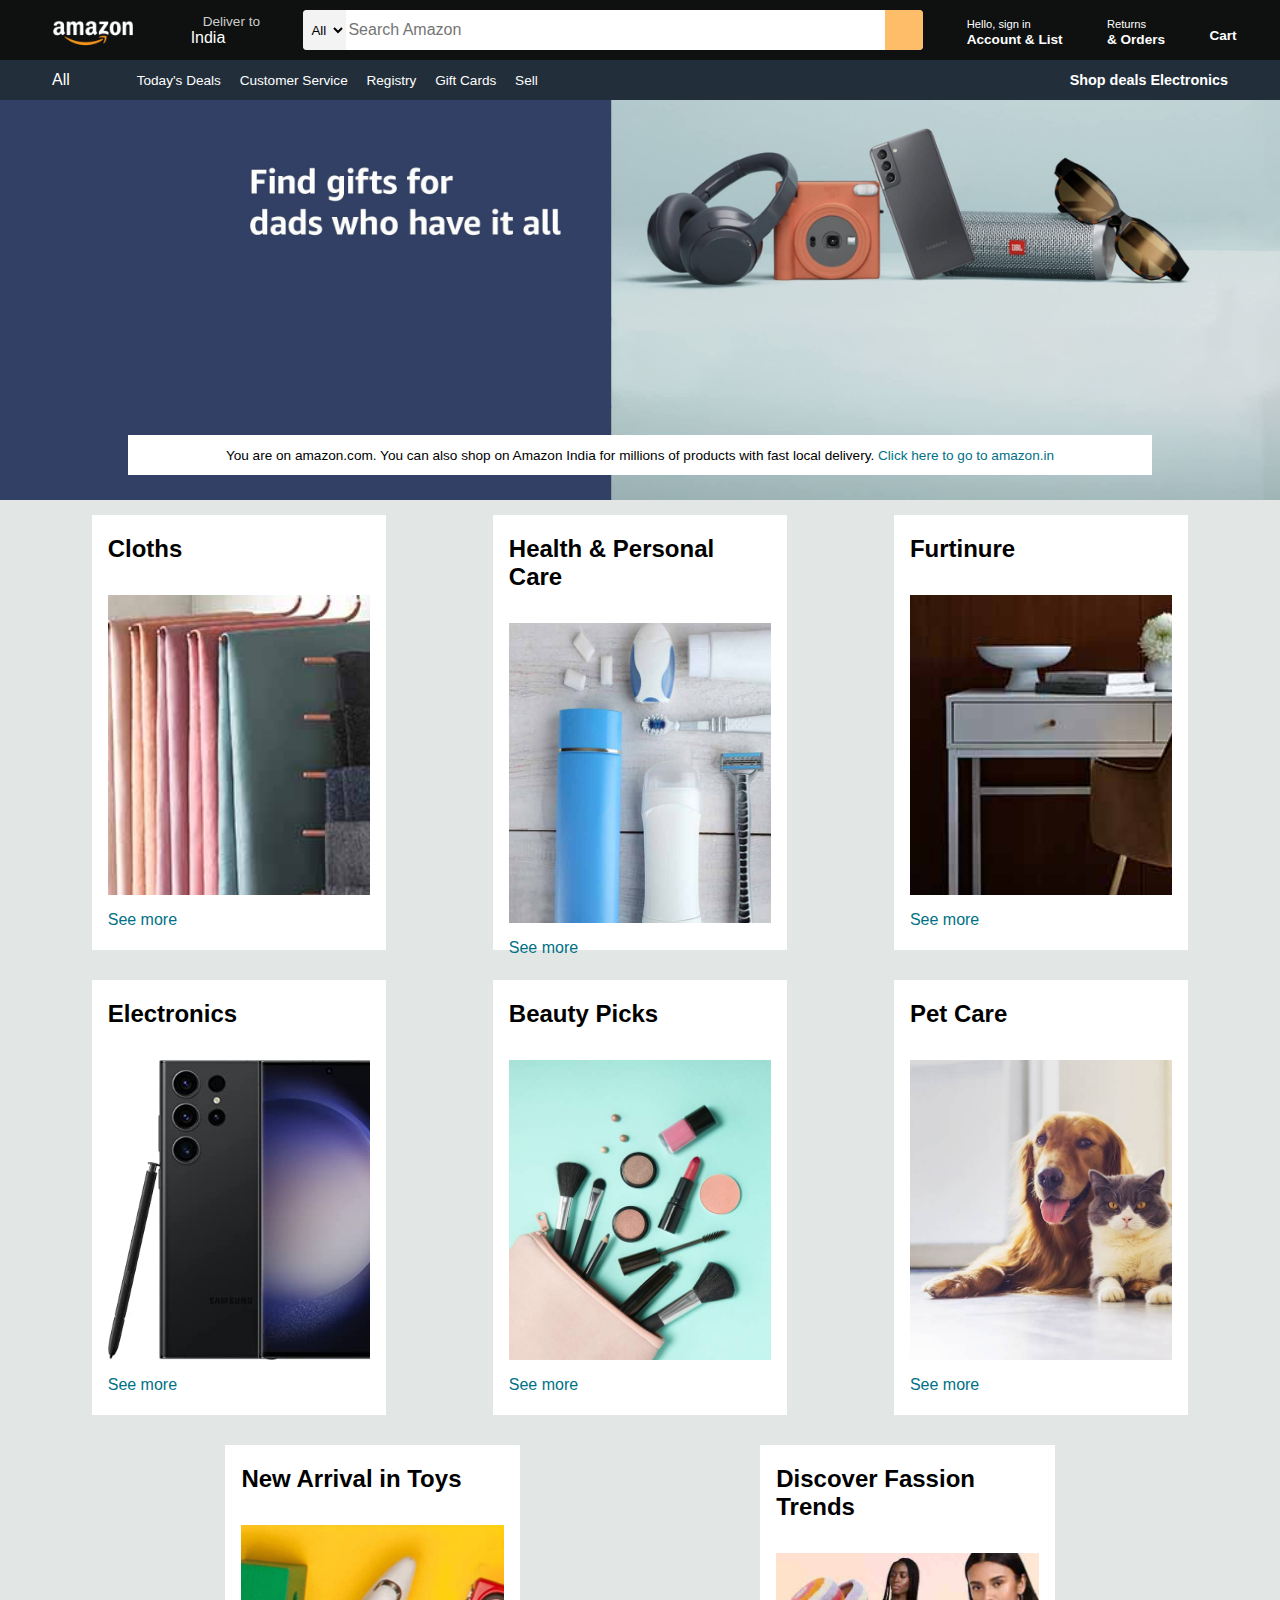
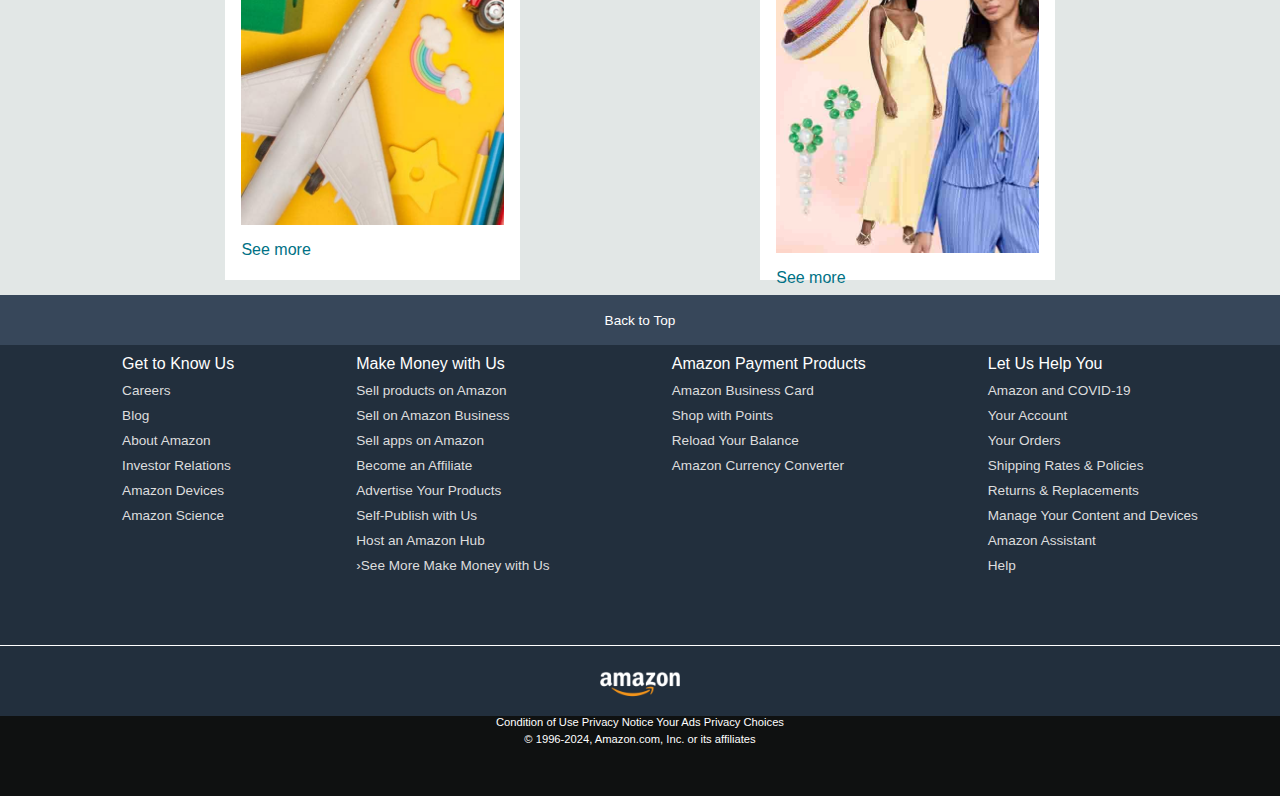
<file: index.html>
<!DOCTYPE html>
<html lang="en">
<head>
    <meta charset="UTF-8">
    <meta name="viewport" content="width=device-width, initial-scale=1.0">
    <title>Amazon</title>
    <link rel="stylesheet" href="https://cdnjs.cloudflare.com/ajax/libs/font-awesome/6.5.2/css/all.min.css" integrity="sha512-SnH5WK+bZxgPHs44uWIX+LLJAJ9/2PkPKZ5QiAj6Ta86w+fsb2TkcmfRyVX3pBnMFcV7oQPJkl9QevSCWr3W6A==" crossorigin="anonymous" referrerpolicy="no-referrer" />
    <link rel="stylesheet" href="style.css">
</head>
<body>
    <header>
        <div class="navbar">
            <div class="nav-logo border">
                <div class="logo"></div>
            </div>

            <div class="nav-address border">
                <p class="add-first">Deliver to</p>
                <div class="add-icon">
                    <i class="fa-solid fa-location-dot"></i>
                    <p class="add-second">India</p>
                </div>
            </div>

            <div class="nav-search">
                <select class="search-select">
                    <option >All</option>
                </select>
                <input placeholder="Search Amazon" class="search-input">
                <div class="search-icon">
                    <i class="fa-solid fa-magnifying-glass"></i>
                </div>
            </div>
            <div class="nav-signin border">
                <p><span>Hello, sign in</span></p>
                <p class="nav-second">Account & List</p>
            </div>

            <div class="nav-return border">
                <p><span>Returns</span></p>
                <p class="nav-second">& Orders</p>
            </div>

            <div class="nav-cart border">
                <i class="fa-solid fa-cart-shopping"></i>
                Cart</div>
        </div>
        
        <div class="panel">
            <div class="panel-all">
                <i class="fa-solid fa-bars"></i>
                All
            </div>
            <div class="panel-ops">
                <p>Today's Deals</p>
                <p>Customer Service</p>
                <p>Registry</p>
                <p>Gift Cards</p>
                <p>Sell</p>
            </div>
            <div class="panel-deals">
                <p>Shop deals Electronics</p>
            </div>
        </div>
    </header>

    <div class="hero-section">
        <div class="hero-msg">
            <p>You are on amazon.com. You can also shop on Amazon India for millions of products with fast local delivery. <a>Click here to go to amazon.in</a></p>
        </div>
    </div>

    <div class="shop-section">
        <div class="box">
            <div class="box-content">
                <h2>Cloths</h2>
                <div class="box-img" style="background-image: url('box1_image.jpg');"></div>
                <p>See more</p>
            </div>
        </div>
        <div class="box">
            <div class="box-content">
                <h2>Health & Personal Care</h2>
                <div class="box-img" style="background-image: url('box2_image.jpg');"></div>
                <p>See more</p>
            </div>
        </div>
        <div class="box">
            <div class="box-content">
                <h2>Furtinure</h2>
                <div class="box-img" style="background-image: url('box3_image.jpg');"></div>
                <p>See more</p>
            </div>
        </div>
        <div class="box">
            <div class="box-content">
                <h2>Electronics</h2>
                <div class="box-img" style="background-image: url('box4_image.jpg');"></div>
                <p>See more</p>
            </div>
        </div>
        <div class="box">
            <div class="box-content">
                <h2>Beauty Picks</h2>
                <div class="box-img" style="background-image: url('box5_image.jpg');"></div>
                <p>See more</p>
            </div>
        </div>
        <div class="box">
            <div class="box-content">
                <h2>Pet Care</h2>
                <div class="box-img" style="background-image: url('box6_image.jpg');"></div>
                <p>See more</p>
            </div>
        </div>
        <div class="box">
            <div class="box-content">
                <h2>New Arrival in Toys</h2>
                <div class="box-img" style="background-image: url('box7_image.jpg');"></div>
                <p>See more</p>
            </div>
        </div>
        <div class="box">
            <div class="box-content">
                <h2>Discover Fassion Trends</h2>
                <div class="box-img" style="background-image: url('box8_image.jpg');"></div>
                <p>See more</p>
            </div>
        </div>
    </div>

    <footer>
        <div class="foot-panel1">
            Back to Top
        </div>

        <div class="foot-panel2">
            <ul>
                <p>Get to Know Us</p>
                    <a>Careers</a>
                    <a>Blog</a>
                    <a>About Amazon</a>
                    <a>Investor Relations</a>
                    <a>Amazon Devices</a>
                    <a>Amazon Science</a>

            </ul>
            <ul>
                <p>Make Money with Us</p>
                <a>Sell products on Amazon</a>
                <a>Sell on Amazon Business</a>
                <a>Sell apps on Amazon</a>
                <a>Become an Affiliate</a>
                <a>Advertise Your Products</a>
                <a>Self-Publish with Us</a>
                <a>Host an Amazon Hub</a>
                <a>›See More Make Money with Us</a>

            </ul>
            <ul>
                <p>Amazon Payment Products</p>
                <a>Amazon Business Card</a>
                <a>Shop with Points</a>
                <a>Reload Your Balance</a>
                <a>Amazon Currency Converter</a>
            </ul>
            <ul>
                <p>Let Us Help You</p>
                <a>Amazon and COVID-19</a>
                <a>Your Account</a>
                <a>Your Orders</a>
                <a>Shipping Rates & Policies</a>
                <a>Returns & Replacements</a>
                <a>Manage Your Content and Devices</a>
                <a>Amazon Assistant</a>
                <a>Help</a>
                

            </ul>
        </div>

        <div class="foot-panel3">
            <div class="logo"></div>
        </div>

        <div class="foot-panel4">
            <div class="pages">
                <a>Condition of Use</a>
                <a>Privacy Notice</a>
                <a>Your Ads Privacy Choices</a>
            </div>
            <div class="copyright">
                © 1996-2024, Amazon.com, Inc. or its affiliates
            </div>
        </div>
    </footer>
</body>
</html>
</file>
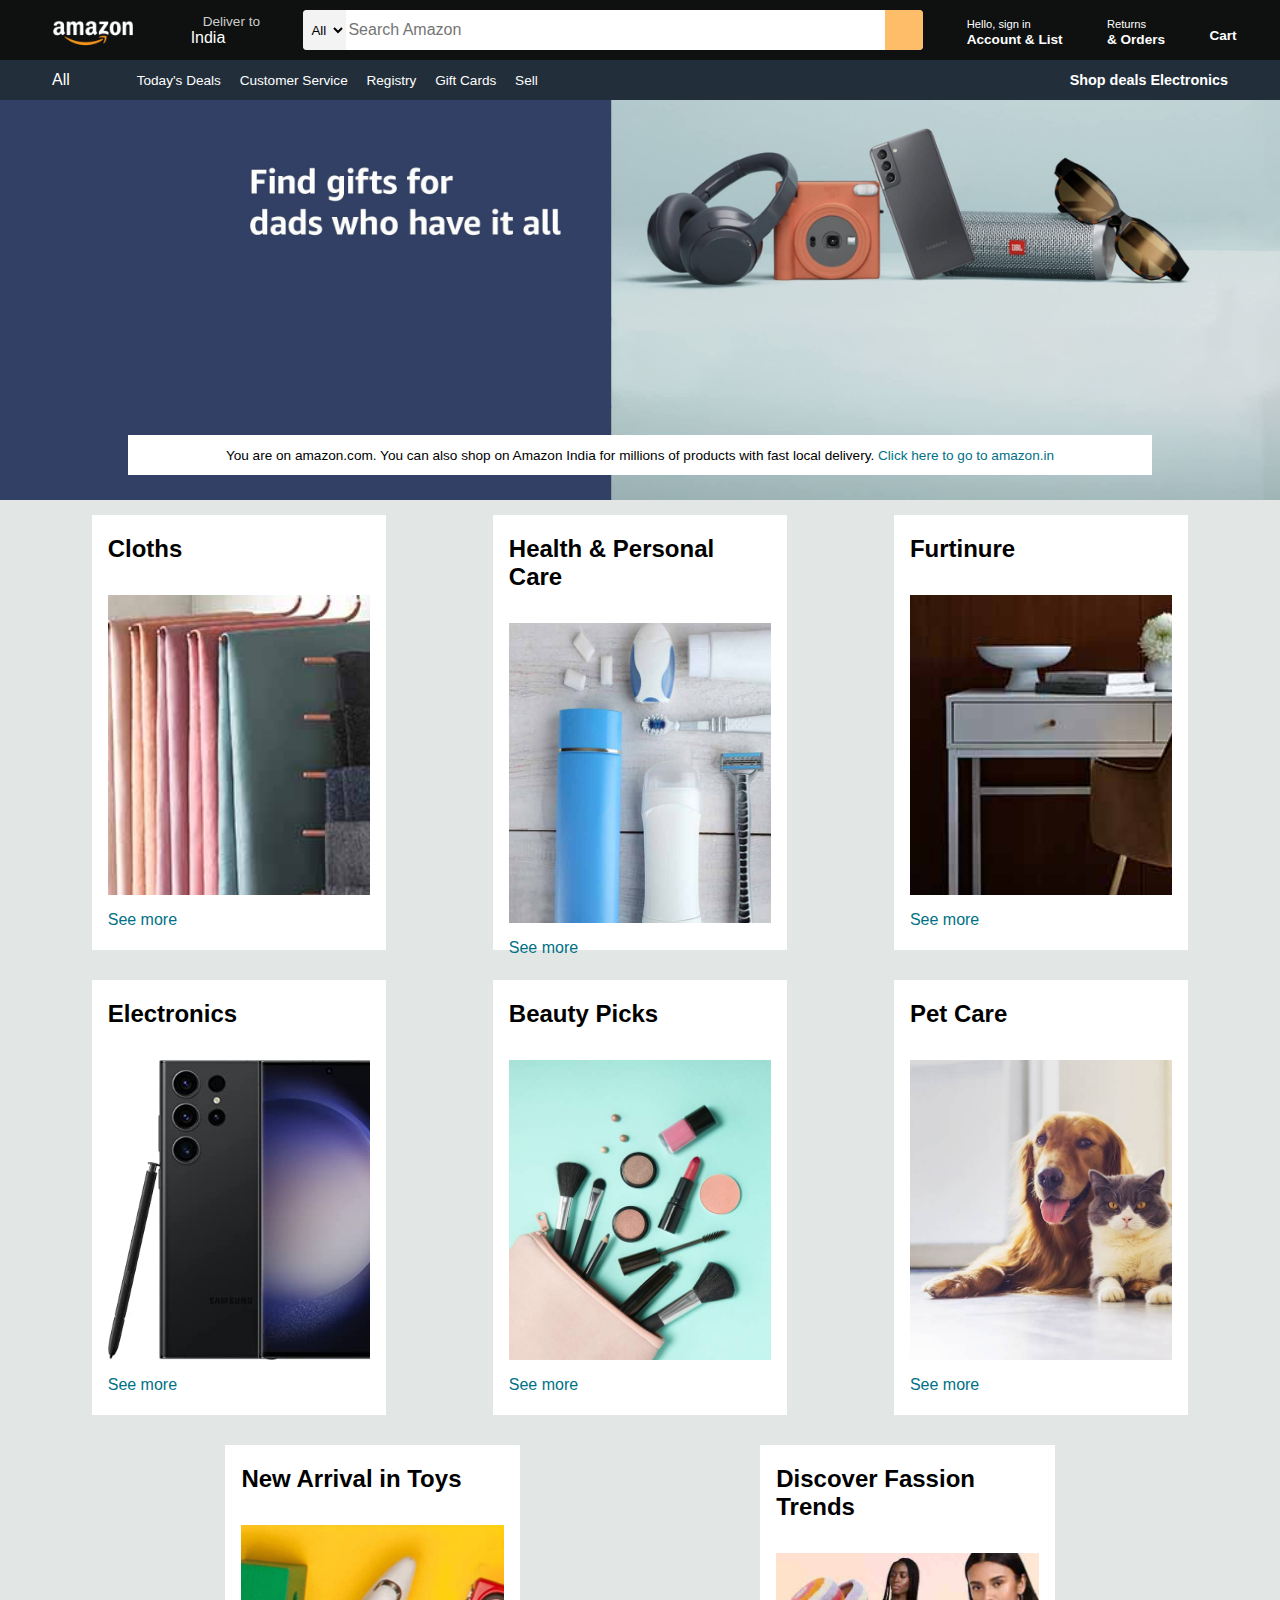
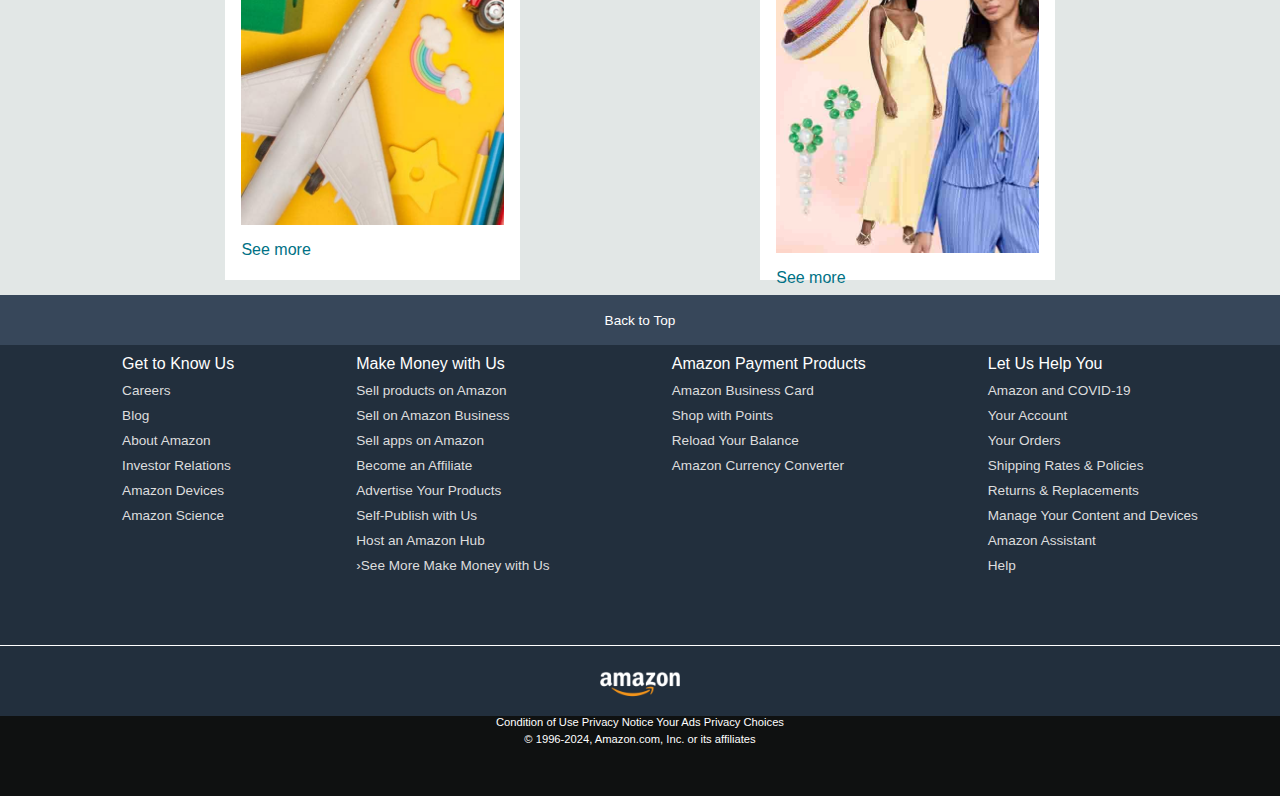
<file: Project-Amazon-Clone/index.html>
<!DOCTYPE html>
<html lang="en">
<head>
    <meta charset="UTF-8">
    <meta name="viewport" content="width=device-width, initial-scale=1.0">
    <title>Amazon</title>
    <link rel="stylesheet" href="https://cdnjs.cloudflare.com/ajax/libs/font-awesome/6.5.2/css/all.min.css" integrity="sha512-SnH5WK+bZxgPHs44uWIX+LLJAJ9/2PkPKZ5QiAj6Ta86w+fsb2TkcmfRyVX3pBnMFcV7oQPJkl9QevSCWr3W6A==" crossorigin="anonymous" referrerpolicy="no-referrer" />
    <link rel="stylesheet" href="style.css">
</head>
<body>
    <header>
        <div class="navbar">
            <div class="nav-logo border">
                <div class="logo"></div>
            </div>

            <div class="nav-address border">
                <p class="add-first">Deliver to</p>
                <div class="add-icon">
                    <i class="fa-solid fa-location-dot"></i>
                    <p class="add-second">India</p>
                </div>
            </div>

            <div class="nav-search">
                <select class="search-select">
                    <option >All</option>
                </select>
                <input placeholder="Search Amazon" class="search-input">
                <div class="search-icon">
                    <i class="fa-solid fa-magnifying-glass"></i>
                </div>
            </div>
            <div class="nav-signin border">
                <p><span>Hello, sign in</span></p>
                <p class="nav-second">Account & List</p>
            </div>

            <div class="nav-return border">
                <p><span>Returns</span></p>
                <p class="nav-second">& Orders</p>
            </div>

            <div class="nav-cart border">
                <i class="fa-solid fa-cart-shopping"></i>
                Cart</div>
        </div>
        
        <div class="panel">
            <div class="panel-all">
                <i class="fa-solid fa-bars"></i>
                All
            </div>
            <div class="panel-ops">
                <p>Today's Deals</p>
                <p>Customer Service</p>
                <p>Registry</p>
                <p>Gift Cards</p>
                <p>Sell</p>
            </div>
            <div class="panel-deals">
                <p>Shop deals Electronics</p>
            </div>
        </div>
    </header>

    <div class="hero-section">
        <div class="hero-msg">
            <p>You are on amazon.com. You can also shop on Amazon India for millions of products with fast local delivery. <a>Click here to go to amazon.in</a></p>
        </div>
    </div>

    <div class="shop-section">
        <div class="box">
            <div class="box-content">
                <h2>Cloths</h2>
                <div class="box-img" style="background-image: url('box1_image.jpg');"></div>
                <p>See more</p>
            </div>
        </div>
        <div class="box">
            <div class="box-content">
                <h2>Health & Personal Care</h2>
                <div class="box-img" style="background-image: url('box2_image.jpg');"></div>
                <p>See more</p>
            </div>
        </div>
        <div class="box">
            <div class="box-content">
                <h2>Furtinure</h2>
                <div class="box-img" style="background-image: url('box3_image.jpg');"></div>
                <p>See more</p>
            </div>
        </div>
        <div class="box">
            <div class="box-content">
                <h2>Electronics</h2>
                <div class="box-img" style="background-image: url('box4_image.jpg');"></div>
                <p>See more</p>
            </div>
        </div>
        <div class="box">
            <div class="box-content">
                <h2>Beauty Picks</h2>
                <div class="box-img" style="background-image: url('box5_image.jpg');"></div>
                <p>See more</p>
            </div>
        </div>
        <div class="box">
            <div class="box-content">
                <h2>Pet Care</h2>
                <div class="box-img" style="background-image: url('box6_image.jpg');"></div>
                <p>See more</p>
            </div>
        </div>
        <div class="box">
            <div class="box-content">
                <h2>New Arrival in Toys</h2>
                <div class="box-img" style="background-image: url('box7_image.jpg');"></div>
                <p>See more</p>
            </div>
        </div>
        <div class="box">
            <div class="box-content">
                <h2>Discover Fassion Trends</h2>
                <div class="box-img" style="background-image: url('box8_image.jpg');"></div>
                <p>See more</p>
            </div>
        </div>
    </div>

    <footer>
        <div class="foot-panel1">
            Back to Top
        </div>

        <div class="foot-panel2">
            <ul>
                <p>Get to Know Us</p>
                    <a>Careers</a>
                    <a>Blog</a>
                    <a>About Amazon</a>
                    <a>Investor Relations</a>
                    <a>Amazon Devices</a>
                    <a>Amazon Science</a>

            </ul>
            <ul>
                <p>Make Money with Us</p>
                <a>Sell products on Amazon</a>
                <a>Sell on Amazon Business</a>
                <a>Sell apps on Amazon</a>
                <a>Become an Affiliate</a>
                <a>Advertise Your Products</a>
                <a>Self-Publish with Us</a>
                <a>Host an Amazon Hub</a>
                <a>›See More Make Money with Us</a>

            </ul>
            <ul>
                <p>Amazon Payment Products</p>
                <a>Amazon Business Card</a>
                <a>Shop with Points</a>
                <a>Reload Your Balance</a>
                <a>Amazon Currency Converter</a>
            </ul>
            <ul>
                <p>Let Us Help You</p>
                <a>Amazon and COVID-19</a>
                <a>Your Account</a>
                <a>Your Orders</a>
                <a>Shipping Rates & Policies</a>
                <a>Returns & Replacements</a>
                <a>Manage Your Content and Devices</a>
                <a>Amazon Assistant</a>
                <a>Help</a>
                

            </ul>
        </div>

        <div class="foot-panel3">
            <div class="logo"></div>
        </div>

        <div class="foot-panel4">
            <div class="pages">
                <a>Condition of Use</a>
                <a>Privacy Notice</a>
                <a>Your Ads Privacy Choices</a>
            </div>
            <div class="copyright">
                © 1996-2024, Amazon.com, Inc. or its affiliates
            </div>
        </div>
    </footer>
</body>
</html>
</file>
<file: style.css>
*{
    margin: 0;
    font-family: Arial;
    border: border-box;
}

.navbar{
    height: 60px;
    background-color: #0f1111;
    color: white;
    display: flex;
    align-items: center;
    justify-content: space-evenly;
}

.nav-logo{
    height: 50px;
    width: 100px;
}

.logo {
    background-image: url("amazon_logo.png");
    background-size: cover;
    height: 50px;
    width: 100%;
}

.border {
    border: 1.5px solid transparent;
}

.border :hover {
    border: 1.5px solid white;
}

/** box 2 **/
.add-first {
    color: #cccccc;
    font-size: 0.85rem;
    margin-left: 15px;
}

.add-second {
    font-size: 1rem;
    margin-left: 3px;
}

.add-icon {
    display: flex;
    align-items: center;
}

/** Box 3 **/
.nav-search {
    display: flex;
    justify-content: space-evenly;
    background-color: pink;
    width: 620px;
    height: 40px;
    border-radius: 4px;
}

.search-select {
    background-color: #f3f3f3;
    width: 50px;
    text-align: center;
    border-top-left-radius: 4px;
    border-bottom-left-radius: 4px;
    border: none;
}

.search-input{
    width: 100%;
    font-size: 1rem;
    border: none;
}

.search-icon{
    width: 45px;
    display: flex;
    justify-content: center;
    align-items: center;
    font-size: 1.2rem;
    background-color: #febd68;
    border-top-right-radius: 4px;
    border-bottom-right-radius: 4px;
    color: #0f1111;
}

.nav-search :hover{
    border: 2px solid orange;
}

/** Box 4 **/
span{
    font-size: 0.7rem;
    
}

.nav-second {
    font-size: 0.85rem;
    font-weight: 700;
}

/** Box 6 **/
.nav-cart i {
    font-size: 30px;
}

.nav-cart {
    font-size: 0.85rem;
    font-weight: 700;
}

/** panel **/
.panel {
    height: 40px;
    background-color: #222f3b;
    display: flex;
    color: white;
    align-items: center;
    justify-content: space-evenly;
}

.panel-ops p{
    display: inline;
    margin-left: 15px;
}

.panel-ops{
    width: 70%;
    font-size: 0.85rem;
}

.panel-deals{
    font-size: 0.9rem;
    font-weight: 700;
}

.hero-section {
    background-image: url("hero_image.jpg");
    background-size: cover;
    height: 400px;
    display: flex;
    justify-content: center;
    align-items: flex-end;

}

.hero-msg{
    background-color: white;
    color: black;
    height: 40px;
    display: flex;
    align-items: center;
    justify-content: center;
    font-size: 0.85rem;
    width: 80%;
    margin-bottom: 25px;
}

.hero-msg a{
    color: #007185;
}
.hero-msg a:hover{
    color: #fd0404;
    cursor: pointer;
    text-decoration: underline;
}


/** shop section **/
.shop-section {
    display: flex;
    flex-wrap: wrap;
    justify-content: space-evenly;
    background-color: #e2e7e6;
}

.box{
    /* border: 2px solid black; */
    height: 400px;
    width: 23%;
    background-color: white;
    padding: 20px 0px 15px;
    margin: 15px;
}

.box-img {
    height: 300px;
    background-size: cover;
    margin-top: 2rem;
    margin-bottom: 1rem;
}

.box-content {
    margin-left: 1rem;
    margin-right: 1rem;
}

.box-content p{
    color: #007185;
}

/* footer */
.footer {
    margin-top: 15px;
}

.foot-panel1{
    background-color: #37475a;
    color: white;
    height: 50px;
    display: flex;
    align-items: center;
    justify-content: center;
    font-size: 0.85rem;
}

.foot-panel2{
    background-color: #222f3d;
    color: white;
    height: 300px;
    display: flex;
    justify-content: space-evenly;
}

.foot-panel2 a:hover{
    color: white;
    cursor: pointer;
    text-decoration: underline;
}

ul{
    margin-top: 10px;
}

ul a {
    display: block;
    font-size: 0.85rem;
    margin-top: 10px;
    color: #dddddd;
}

.foot-panel3{
    background-color: #222f3d;
    color: white;
    border-top: 0.5px solid white;
    height: 70px;
    display: flex;
    align-items: center;
    justify-content: center;
}

.logo{
    background-image: url("amazon_logo.png");
    background-size: cover;
    height: 50px;
    width: 100px;
}

.foot-panel4{
    background-color: #0f1111;
    color: white;
    height: 80px;
    font-size: 0.7rem;
    text-align: center;
}

.pages{
    font-size: 0.7rem;
}
.copyright{
    padding-top: 5px;
}
</file>
<file: Project-Amazon-Clone/style.css>
*{
    margin: 0;
    font-family: Arial;
    border: border-box;
}

.navbar{
    height: 60px;
    background-color: #0f1111;
    color: white;
    display: flex;
    align-items: center;
    justify-content: space-evenly;
}

.nav-logo{
    height: 50px;
    width: 100px;
}

.logo {
    background-image: url("amazon_logo.png");
    background-size: cover;
    height: 50px;
    width: 100%;
}

.border {
    border: 1.5px solid transparent;
}

.border :hover {
    border: 1.5px solid white;
}

/** box 2 **/
.add-first {
    color: #cccccc;
    font-size: 0.85rem;
    margin-left: 15px;
}

.add-second {
    font-size: 1rem;
    margin-left: 3px;
}

.add-icon {
    display: flex;
    align-items: center;
}

/** Box 3 **/
.nav-search {
    display: flex;
    justify-content: space-evenly;
    background-color: pink;
    width: 620px;
    height: 40px;
    border-radius: 4px;
}

.search-select {
    background-color: #f3f3f3;
    width: 50px;
    text-align: center;
    border-top-left-radius: 4px;
    border-bottom-left-radius: 4px;
    border: none;
}

.search-input{
    width: 100%;
    font-size: 1rem;
    border: none;
}

.search-icon{
    width: 45px;
    display: flex;
    justify-content: center;
    align-items: center;
    font-size: 1.2rem;
    background-color: #febd68;
    border-top-right-radius: 4px;
    border-bottom-right-radius: 4px;
    color: #0f1111;
}

.nav-search :hover{
    border: 2px solid orange;
}

/** Box 4 **/
span{
    font-size: 0.7rem;
    
}

.nav-second {
    font-size: 0.85rem;
    font-weight: 700;
}

/** Box 6 **/
.nav-cart i {
    font-size: 30px;
}

.nav-cart {
    font-size: 0.85rem;
    font-weight: 700;
}

/** panel **/
.panel {
    height: 40px;
    background-color: #222f3b;
    display: flex;
    color: white;
    align-items: center;
    justify-content: space-evenly;
}

.panel-ops p{
    display: inline;
    margin-left: 15px;
}

.panel-ops{
    width: 70%;
    font-size: 0.85rem;
}

.panel-deals{
    font-size: 0.9rem;
    font-weight: 700;
}

.hero-section {
    background-image: url("hero_image.jpg");
    background-size: cover;
    height: 400px;
    display: flex;
    justify-content: center;
    align-items: flex-end;

}

.hero-msg{
    background-color: white;
    color: black;
    height: 40px;
    display: flex;
    align-items: center;
    justify-content: center;
    font-size: 0.85rem;
    width: 80%;
    margin-bottom: 25px;
}

.hero-msg a{
    color: #007185;
}
.hero-msg a:hover{
    color: #fd0404;
    cursor: pointer;
    text-decoration: underline;
}


/** shop section **/
.shop-section {
    display: flex;
    flex-wrap: wrap;
    justify-content: space-evenly;
    background-color: #e2e7e6;
}

.box{
    /* border: 2px solid black; */
    height: 400px;
    width: 23%;
    background-color: white;
    padding: 20px 0px 15px;
    margin: 15px;
}

.box-img {
    height: 300px;
    background-size: cover;
    margin-top: 2rem;
    margin-bottom: 1rem;
}

.box-content {
    margin-left: 1rem;
    margin-right: 1rem;
}

.box-content p{
    color: #007185;
}

/* footer */
.footer {
    margin-top: 15px;
}

.foot-panel1{
    background-color: #37475a;
    color: white;
    height: 50px;
    display: flex;
    align-items: center;
    justify-content: center;
    font-size: 0.85rem;
}

.foot-panel2{
    background-color: #222f3d;
    color: white;
    height: 300px;
    display: flex;
    justify-content: space-evenly;
}

.foot-panel2 a:hover{
    color: white;
    cursor: pointer;
    text-decoration: underline;
}

ul{
    margin-top: 10px;
}

ul a {
    display: block;
    font-size: 0.85rem;
    margin-top: 10px;
    color: #dddddd;
}

.foot-panel3{
    background-color: #222f3d;
    color: white;
    border-top: 0.5px solid white;
    height: 70px;
    display: flex;
    align-items: center;
    justify-content: center;
}

.logo{
    background-image: url("amazon_logo.png");
    background-size: cover;
    height: 50px;
    width: 100px;
}

.foot-panel4{
    background-color: #0f1111;
    color: white;
    height: 80px;
    font-size: 0.7rem;
    text-align: center;
}

.pages{
    font-size: 0.7rem;
}
.copyright{
    padding-top: 5px;
}
</file>
